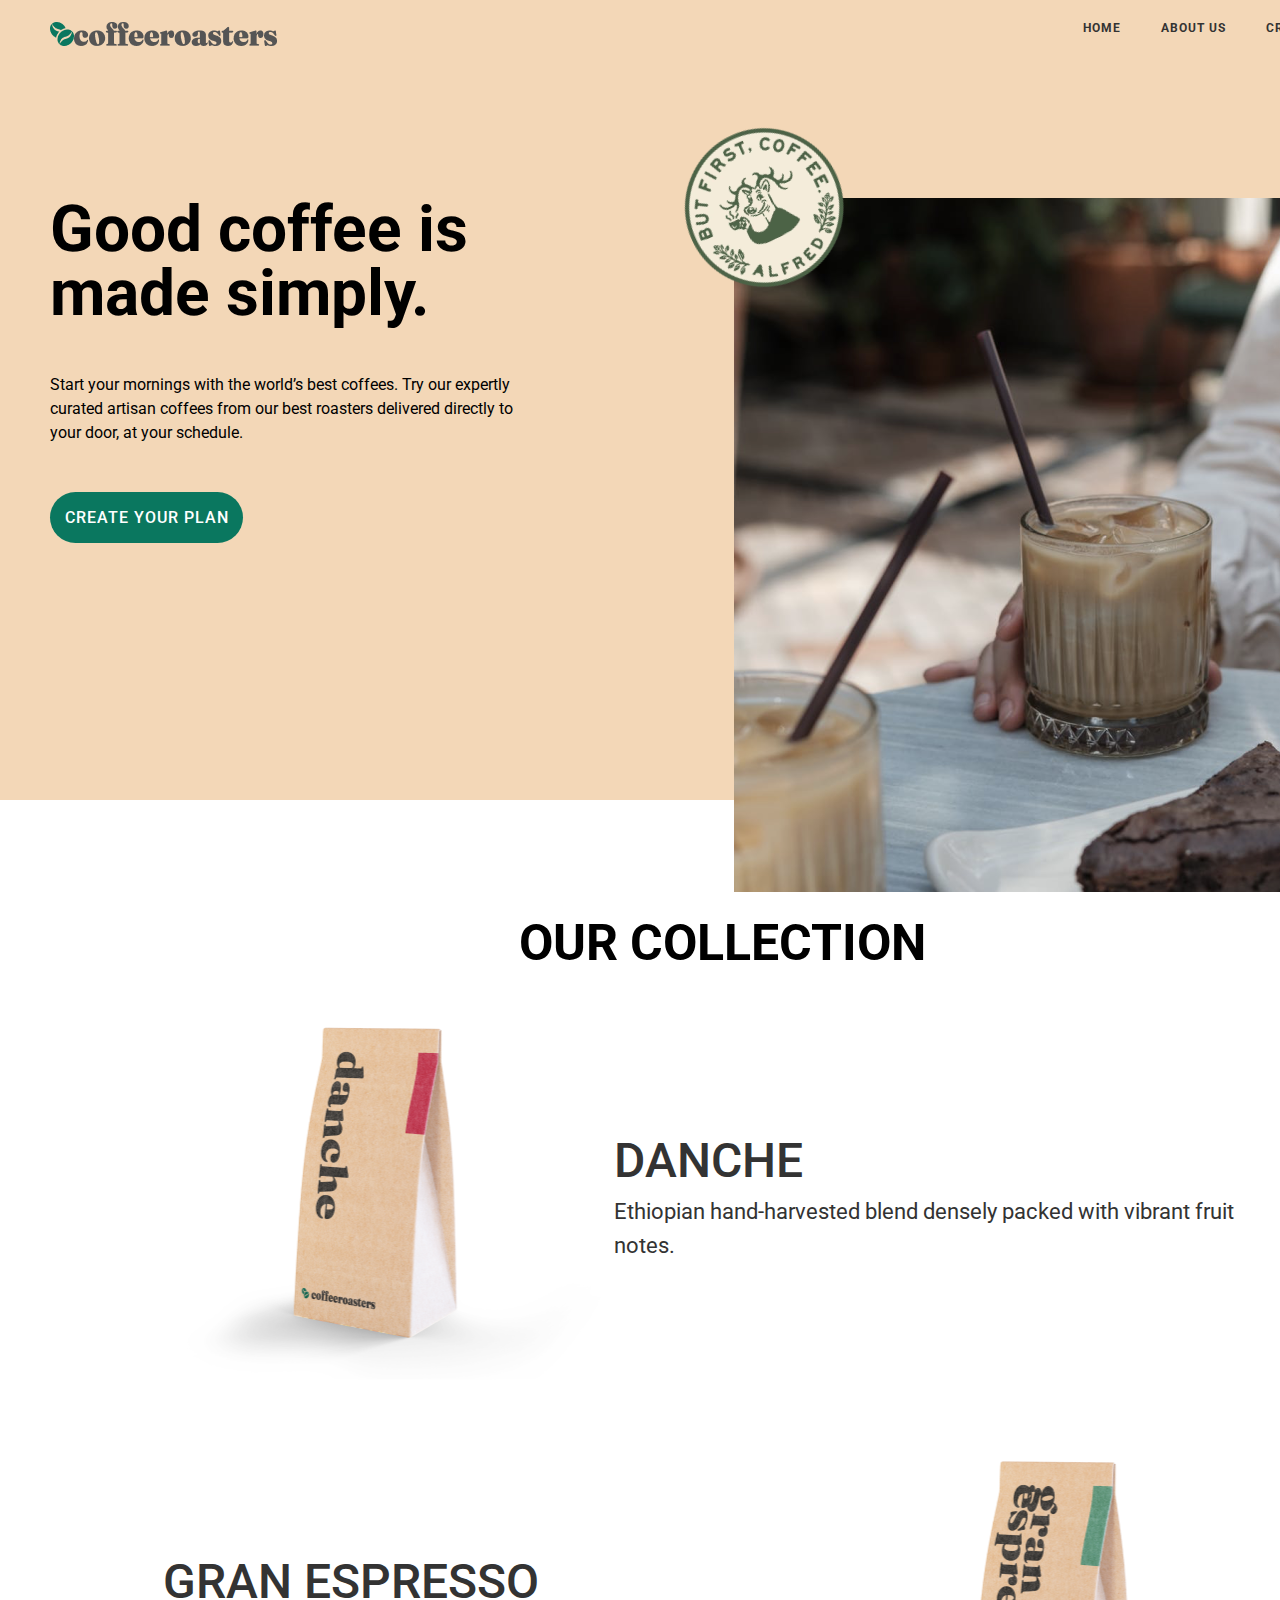
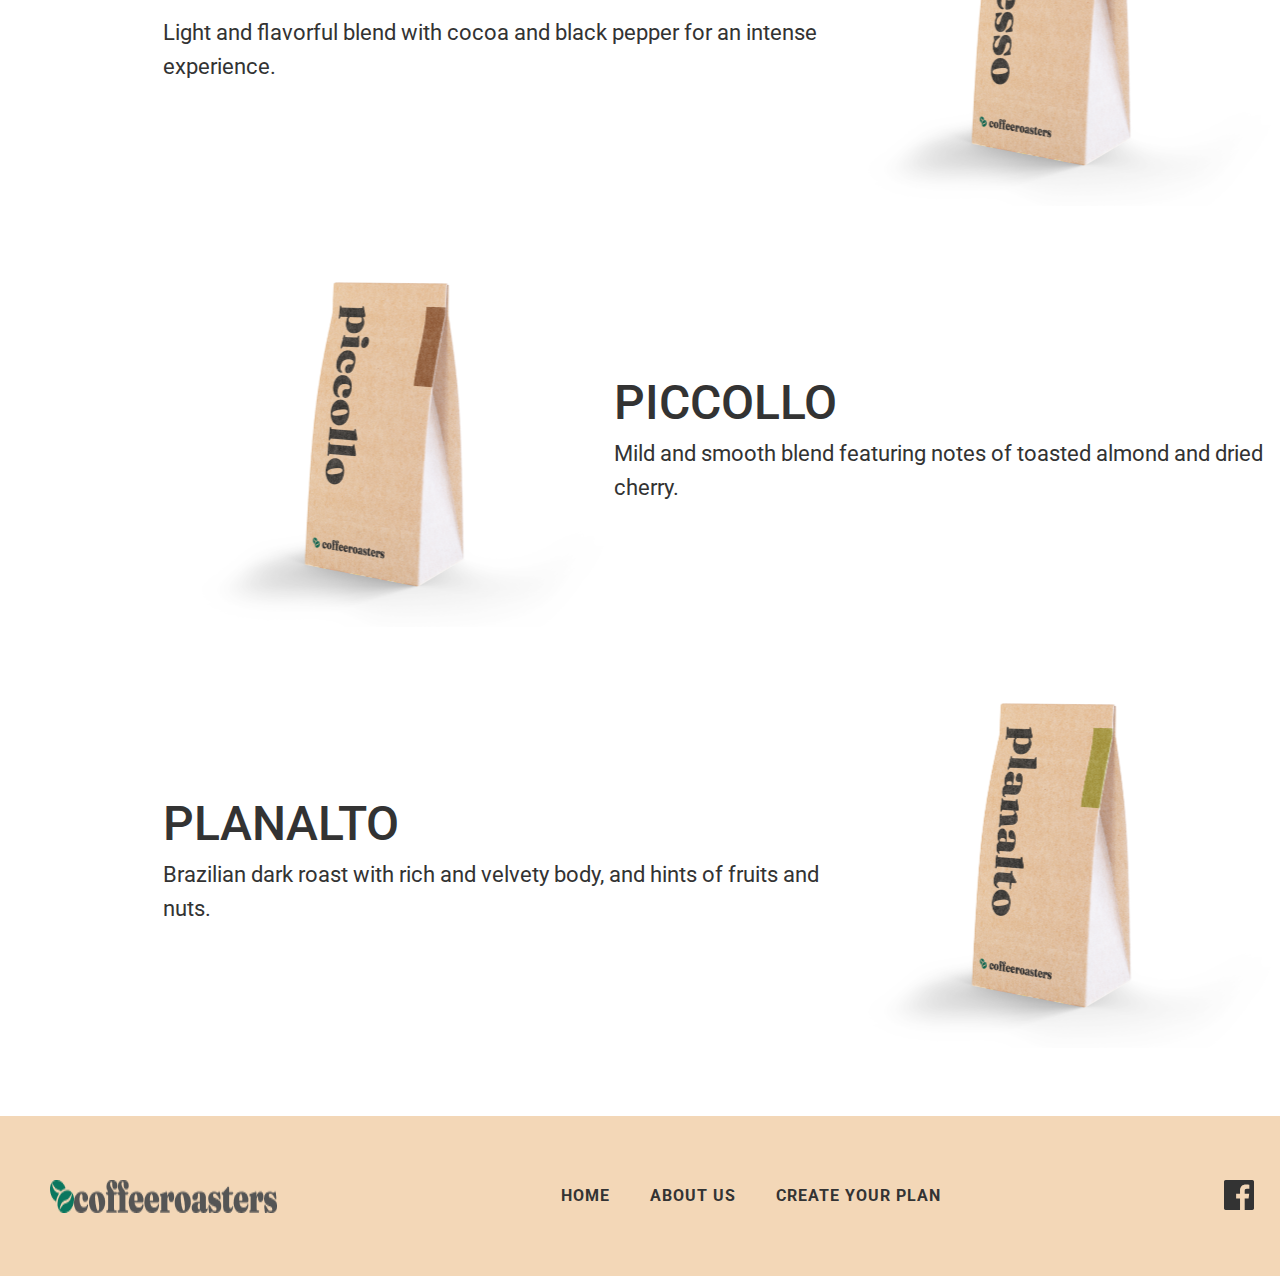
<file: index.html>
<!DOCTYPE html>
<html lang="en">
<head>
    <meta charset="UTF-8">
    <meta name="viewport" content="width=device-width, initial-scale=1.0">
    <title>Document</title>
    <link rel="stylesheet" href="style.css">
</head>
<body>
    <header class="header container">
        <nav class="header-nav">
            <img src="img/logo.png" alt="">
            <ul>
                <li>HOME</li>
                <li><a href="about.html">ABOUT US</a></li>
                <li>Create your plan</li>
            </ul>
        </nav>

        <div class="header-content">
            <div class="header-content__text">
                <h1 class="header-content__h1">Good coffee is made simply.</h1>
                <p class="header-content__p">Start your mornings with the world’s best coffees. Try our expertly curated artisan coffees from our best roasters delivered directly to your door, at your schedule.</p>
                <button class="header-content__btn">Create your plan</button>
            </div>
            <div class="header-content__img">
                <img src="img/first coffee.png" alt="" class="header-content__first">
                <img src="img/ice latte.png" alt="" class="header-content__latte">
            </div>
        </div>
    </header>

    <!-------------------------------------------------- header-end ------------------------------------------------->

    <section class="section container">
        <h1 class="section-h1">our collection</h1>
        <div class="section-box">
            <div class="section-box__img">
                <img src="img/red chay.png" alt="" class="section-box__chay">
            </div>
            <div class="section-box__text">
                <h1>Danche</h1>
                <p>Ethiopian hand-harvested blend densely packed with vibrant fruit notes.</p>
            </div>
        </div>

        <div class="section-box">
            <div class="section-box__text">
                <h1>Gran Espresso</h1>
                <p>Light and flavorful blend with cocoa and black pepper for an intense experience.</p>
            </div>
             <div class="section-box__img">
                <img src="img/green chay.png" alt="" class="section-box__chay">
            </div>
        </div>

        <div class="section-box">
            <div class="section-box__img">
                <img src="img/brown chay.png" alt="" class="section-box__chay">
            </div>
            <div class="section-box__text">
                <h1>Piccollo</h1>
                <p>Mild and smooth blend featuring notes of toasted almond and dried cherry.</p>
            </div>
        </div>

        <div class="section-box">
            <div class="section-box__text">
                <h1>Planalto</h1>
                <p>Brazilian dark roast with rich and velvety body, and hints of fruits and nuts.</p>
            </div>
             <div class="section-box__img">
                <img src="img/limon chay.png" alt="" class="section-box__chay">
            </div>
        </div>
    </section>

    <footer class="footer container">
        <nav class="footer-nav">
            <img src="img/logo.png" alt="">
            <ul>
                <li>HOME</li>
                <li>ABOUT US</li>
                <li>Create your plan</li>
            </ul>
            <ul>
                <li><img src="img/fcbook.svg" alt=""></li>
                <li><img src="img/twitter.svg" alt=""></li>
                <li><img src="img/insta.svg" alt=""></li>
            </ul>
        </nav>
    </footer>
</body>
</html>
</file>
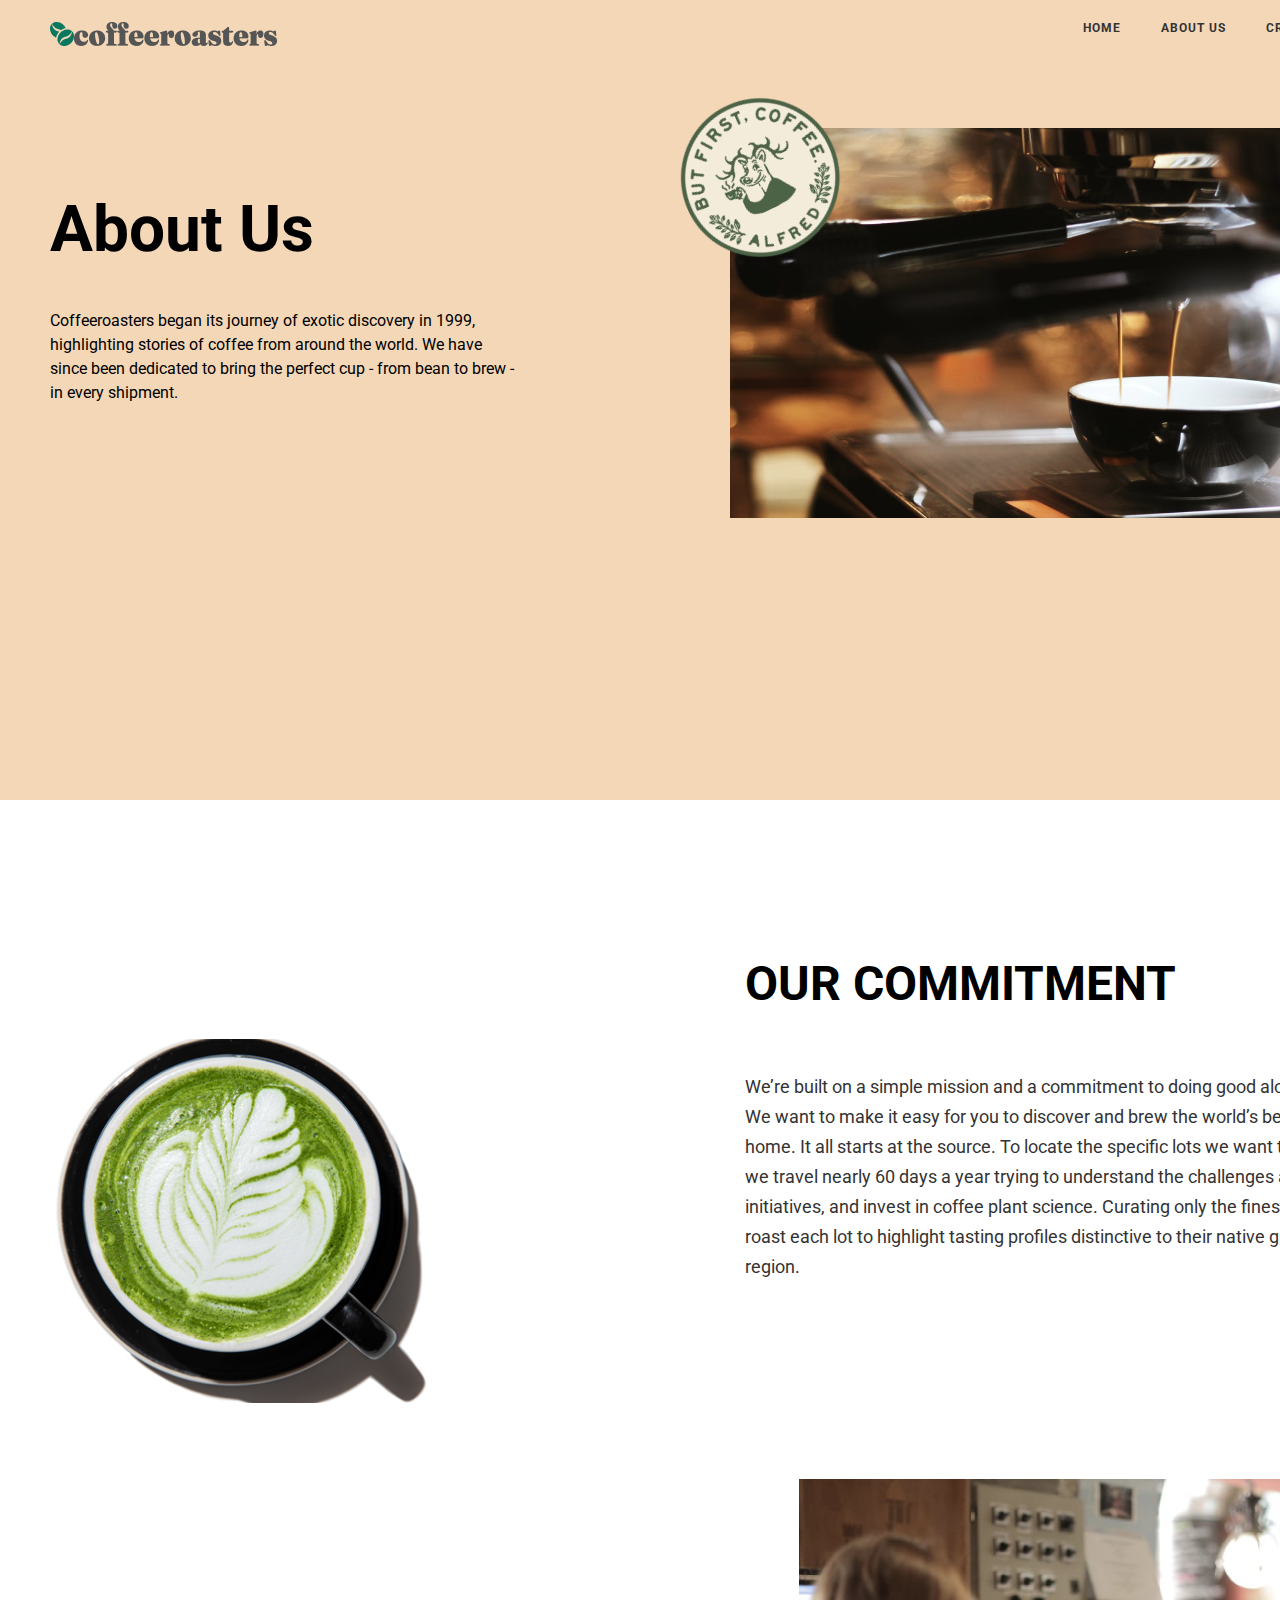
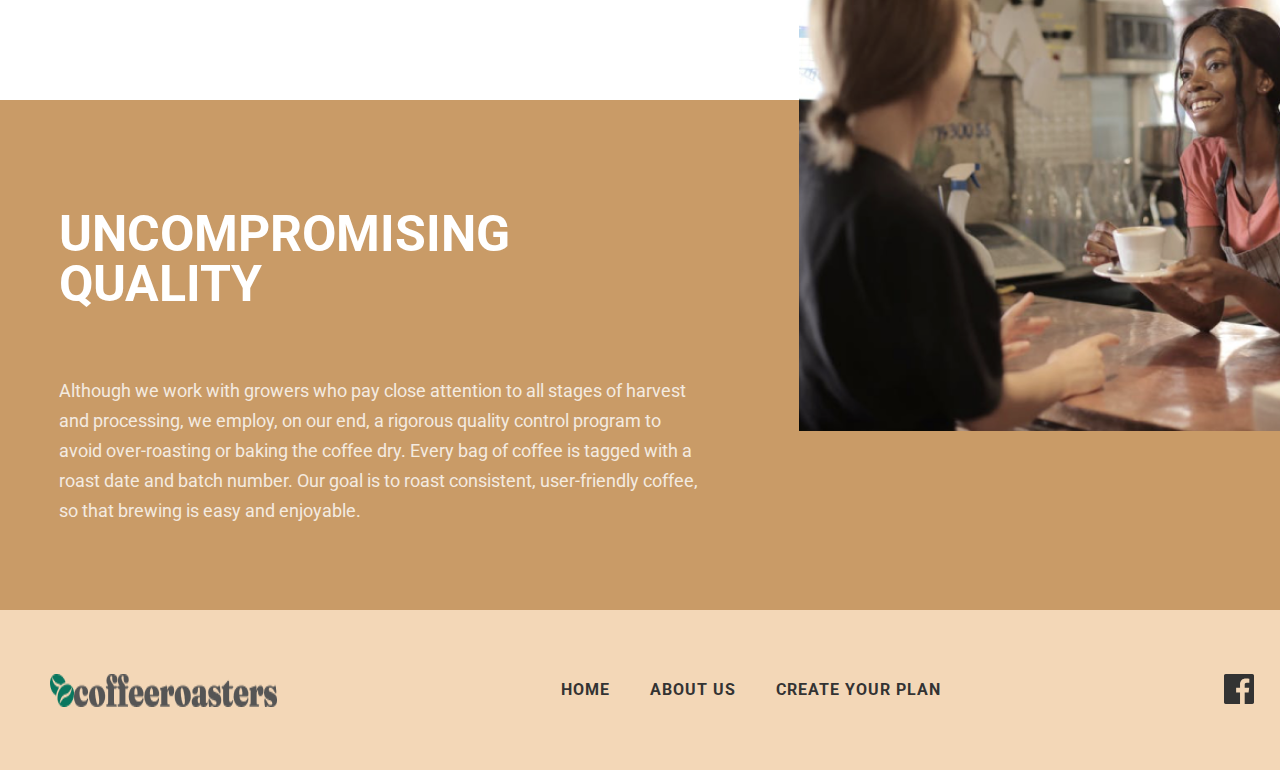
<file: about.html>
<!DOCTYPE html>
<html lang="en">
<head>
    <meta charset="UTF-8">
    <meta name="viewport" content="width=device-width, initial-scale=1.0">
    <title>Document</title>
    <link rel="stylesheet" href="about.css">
</head>
<body>
    <header class="header container">
        <nav class="header-nav">
            <img src="img/logo.png" alt="">
            <ul>
                <li><a href="index.html">HOME</a></li>
                <li>ABOUT US</li>
                <li>Create your plan</li>
            </ul>
        </nav>

        <div class="header-content">
            <div class="header-content__text">
                <h1 class="header-content__h1">About Us</h1>
                <p class="header-content__p">Coffeeroasters began its journey of exotic discovery in 1999, highlighting stories of coffee from around the world. We have since been dedicated to bring the perfect cup - from bean to brew - in every shipment.</p>
            </div>
            <div class="header-content__img">
                <img src="img/first coffee.png" alt="" class="header-content__first">
                <img src="img/hotcoffee.png" alt="" class="header-content__latte">
            </div>
        </div>
    </header>

    <section class="section container">
        <div class="section-box">
        <div class="section-box__img">
            <img src="img/macha.png" alt="">
        </div>
        <div class="section-box__text">
            <h1>Our commitment</h1>
            <p>We’re built on a simple mission and a commitment to doing good along the way. We want to make it easy for you to discover and brew the world’s best coffee at home. It all starts at the source. To locate the specific lots we want to purchase, we travel nearly 60 days a year trying to understand the challenges and  initiatives, and invest in coffee plant science. Curating only the finest blends, we roast each lot to highlight tasting profiles distinctive to their native growing region.</p>
            <img src="img/reception.png" alt="" class="position-img">
        </div>
        </div>
    </section>

    <section class="section2 container">
        <h1>Uncompromising quality</h1>
        <p>Although we work with growers who pay close attention to all stages of harvest and processing, we employ, on our end, a rigorous quality control program to avoid over-roasting or baking the coffee dry. Every bag of coffee is tagged with a roast date and batch number. Our goal is to roast consistent, user-friendly coffee, so that brewing is easy and enjoyable.</p>
    </section>
    
    <footer class="footer container">
        <nav class="footer-nav">
            <img src="img/logo.png" alt="">
            <ul>
                <li>HOME</li>
                <li>ABOUT US</li>
                <li>Create your plan</li>
            </ul>
            <ul>
                <li><img src="img/fcbook.svg" alt=""></li>
                <li><img src="img/twitter.svg" alt=""></li>
                <li><img src="img/insta.svg" alt=""></li>
            </ul>
        </nav>
    </footer>
</body>
</html>
</file>
<file: style.css>
@import url('https://fonts.googleapis.com/css2?family=Roboto:ital,wght@0,100..900;1,100..900&display=swap');

*{
    margin: 0;
    padding: 0;
    box-sizing: border-box;
    list-style: none;
    font-family: "Roboto", sans-serif;
}

.container{
    margin: 0 auto;
}

.header{
    width: 1444px;
    height: 800px;
    background: #F3D7B7;
}

.header-nav{
    display: flex;
    justify-content: space-between;
    padding: 22px 50px;
}

.header-nav ul{
    display: flex;
    gap: 40px;
}

.header-nav ul li{
    font-weight: 700;
    font-style: Bold;
    font-size: 12px;
    line-height: 100%;
    letter-spacing: 1px;
    text-transform: uppercase;
    color: #333333;
}

.header-content{
    display: flex;
    justify-content: space-between;
}

.header-content__text{
    width: 464px;
    height: 367px;
    margin-top: 130px;
    margin-left: 50px;
}

.header-content__h1{
    font-weight: 700;
    font-style: Bold;
    font-size: 64px;
    line-height: 100%;
    letter-spacing: 0px;
}

.header-content__p{
    margin: 47px 0;
    font-weight: 400;
    font-style: Regular;
    font-size: 16px;
    line-height: 24px;
    letter-spacing: 0px;
}

.header-content__btn{
    width: 193px;
    height: 51px;
    width: 193;
    opacity: 1;
    border-radius: 100px;
    text-transform: uppercase;
    color: white;
    background: #0A775F;
    border: none;
    font-weight: 500;
    font-style: Medium;
    font-size: 16px;
    line-height: 100%;
    letter-spacing: 1px;
}

.header-content__img{
    display: flex;
}

.header-content__first{
    width: 159px;
    height: 159px;
    position: relative;
    z-index: 1;
    top: 60px;
    left: 110px;
    transform: rotate(-25deg);
    animation-name: coffee;
    animation-duration: 2s;
    animation-iteration-count: infinite;
    animation-direction: alternate;
}

@keyframes coffee {

    0%{
        transform: rotate(25deg);
    }
    
    100%{
        transform: rotate(-25deg);
    }
}

.header-content__latte{
    width: 710px;
    height: 694px;
    margin-top: 130px;
    position: relative;
}

.section{
    width: 1444px;
    height: 1798px;
}

.section-h1{
    font-weight: 700;
    font-style: Bold;
    font-size: 50px;
    line-height: 100%;
    letter-spacing: 0px;
    text-align: center;
    font-variant: small-caps;
    text-transform: uppercase;
    margin-top: 118px;
}

.section-box{
    display: flex;
    justify-content: space-between;
    margin: 42px 163px;
    color: #333333;
}

.section-box__img img{
    width: 451px;
    height: 375px;

}

.section-box__text{
    align-content: center;
}

.section-box__text h1{
    font-weight: 500;
    font-style: Medium;
    font-size: 48px;
    line-height: 100%;
    letter-spacing: 0px;
    font-variant: small-caps;
    text-transform: uppercase;
}

.section-box__text p{
    font-weight: 400;
    font-style: Regular;
    font-size: 22px;
    line-height: 34px;
    letter-spacing: 0px;
    margin-top: 10px;
}

.footer{
    width: 1444px;
    height: 160px;
    background: #F3D7B7;
    align-content: center;
}

.footer-nav{
    display: flex;
    justify-content: space-between;
    padding: 22px 50px;
    align-content: center;
}

.footer-nav ul{
    display: flex;
    gap: 40px;
    align-items: center;
}

.footer-nav ul li{
    font-weight: 700;
    font-style: Bold;
    font-size: 16px;
    line-height: 100%;
    letter-spacing: 1px;
    text-align: center;
    text-transform: uppercase;
    color: #333333;
}

a{
    text-decoration: none;
    color: #333333;
}
</file>
<file: about.css>
@import url('https://fonts.googleapis.com/css2?family=Roboto:ital,wght@0,100..900;1,100..900&display=swap');

*{
    margin: 0;
    padding: 0;
    box-sizing: border-box;
    list-style: none;
    font-family: "Roboto", sans-serif;
}

.container{
    margin: 0 auto;
}

.header{
    width: 1444px;
    height: 800px;
    background: #F3D7B7;
}

.header-nav{
    display: flex;
    justify-content: space-between;
    padding: 22px 50px;
}

.header-nav ul{
    display: flex;
    gap: 40px;
}

.header-nav ul li{
    font-weight: 700;
    font-style: Bold;
    font-size: 12px;
    line-height: 100%;
    letter-spacing: 1px;
    text-transform: uppercase;
    color: #333333;
}

.header-content{
    display: flex;
    justify-content: space-between;
}

.header-content__text{
    width: 464px;
    height: 367px;
    margin-top: 130px;
    margin-left: 50px;
}

.header-content__h1{
    font-weight: 700;
    font-style: Bold;
    font-size: 64px;
    line-height: 100%;
    letter-spacing: 0px;
}

.header-content__p{
    margin: 47px 0;
    font-weight: 400;
    font-style: Regular;
    font-size: 16px;
    line-height: 24px;
    letter-spacing: 0px;
}

.header-content__img{
    display: flex;
}

.header-content__first{
    width: 159px;
    height: 159px;
    position: relative;
    z-index: 1;
    top: 30px;
    left: 110px;
    transform: rotate(-25deg);
    animation-name: coffee;
    animation-duration: 2s;
    animation-iteration-count: infinite;
    animation-direction: alternate;
}

@keyframes coffee {

    0%{
        transform: rotate(25deg);
    }
    
    100%{
        transform: rotate(-25deg);
    }
}

.header-content__latte{
    width: 660px;
    height: 390px;
    margin-top: 60px;
    margin-right: 54px;
    position: relative;
}

.section{
    width: 1444px;
    height: 740px;
}

.section-box{
    display: flex;
    align-items: center;
    justify-content: space-between;
    margin-top: 160px;
}

.section-box__img img{
    margin-left: 55px;
    margin-top: -650px;
}

.section-box__text h1{
    font-weight: 700;
    font-style: Bold;
    font-size: 48px;
    line-height: 100%;
    letter-spacing: 0px;
    font-variant: small-caps;
    text-transform: uppercase;
}

.section-box__text p{
    width: 646px;
    height: 207px;
    font-weight: 400;
    font-style: Regular;
    font-size: 18px;
    line-height: 30px;
    letter-spacing: 0px;
    color: #333333;
    margin-top: 64px;
    margin-right: 53px;
}

.position-img{
    position: relative;
    top: 200px;
    right: -54px;
}

.section2{
    width: 1444px;
    height: 510px;
    background: #C99B67;
}

.section2 h1{
    width: 397px;
    height: 118px;
    padding-top: 109px;
    color: white;
    font-weight: 700;
    font-style: Bold;
    font-size: 50px;
    line-height: 100%;
    letter-spacing: 0px;
    font-variant: small-caps;
    text-transform: uppercase;
    margin-left: 59px;
}

.section2 p{
    font-weight: 400;
    font-style: Regular;
    font-size: 18px;
    line-height: 30px;
    letter-spacing: 0px;
    margin-top: 158px;
    color: white;
    width: 639px;
    height: 150px;
    margin-left: 59px;
    opacity: 80%;
}

.footer{
    width: 1444px;
    height: 160px;
    background: #F3D7B7;
    align-content: center;
}

.footer-nav{
    display: flex;
    justify-content: space-between;
    padding: 22px 50px;
    align-content: center;
}

.footer-nav ul{
    display: flex;
    gap: 40px;
    align-items: center;
}

.footer-nav ul li{
    font-weight: 700;
    font-style: Bold;
    font-size: 16px;
    line-height: 100%;
    letter-spacing: 1px;
    text-align: center;
    text-transform: uppercase;
    color: #333333;
}

a{
    text-decoration: none;
    color: #333333;
}
</file>
